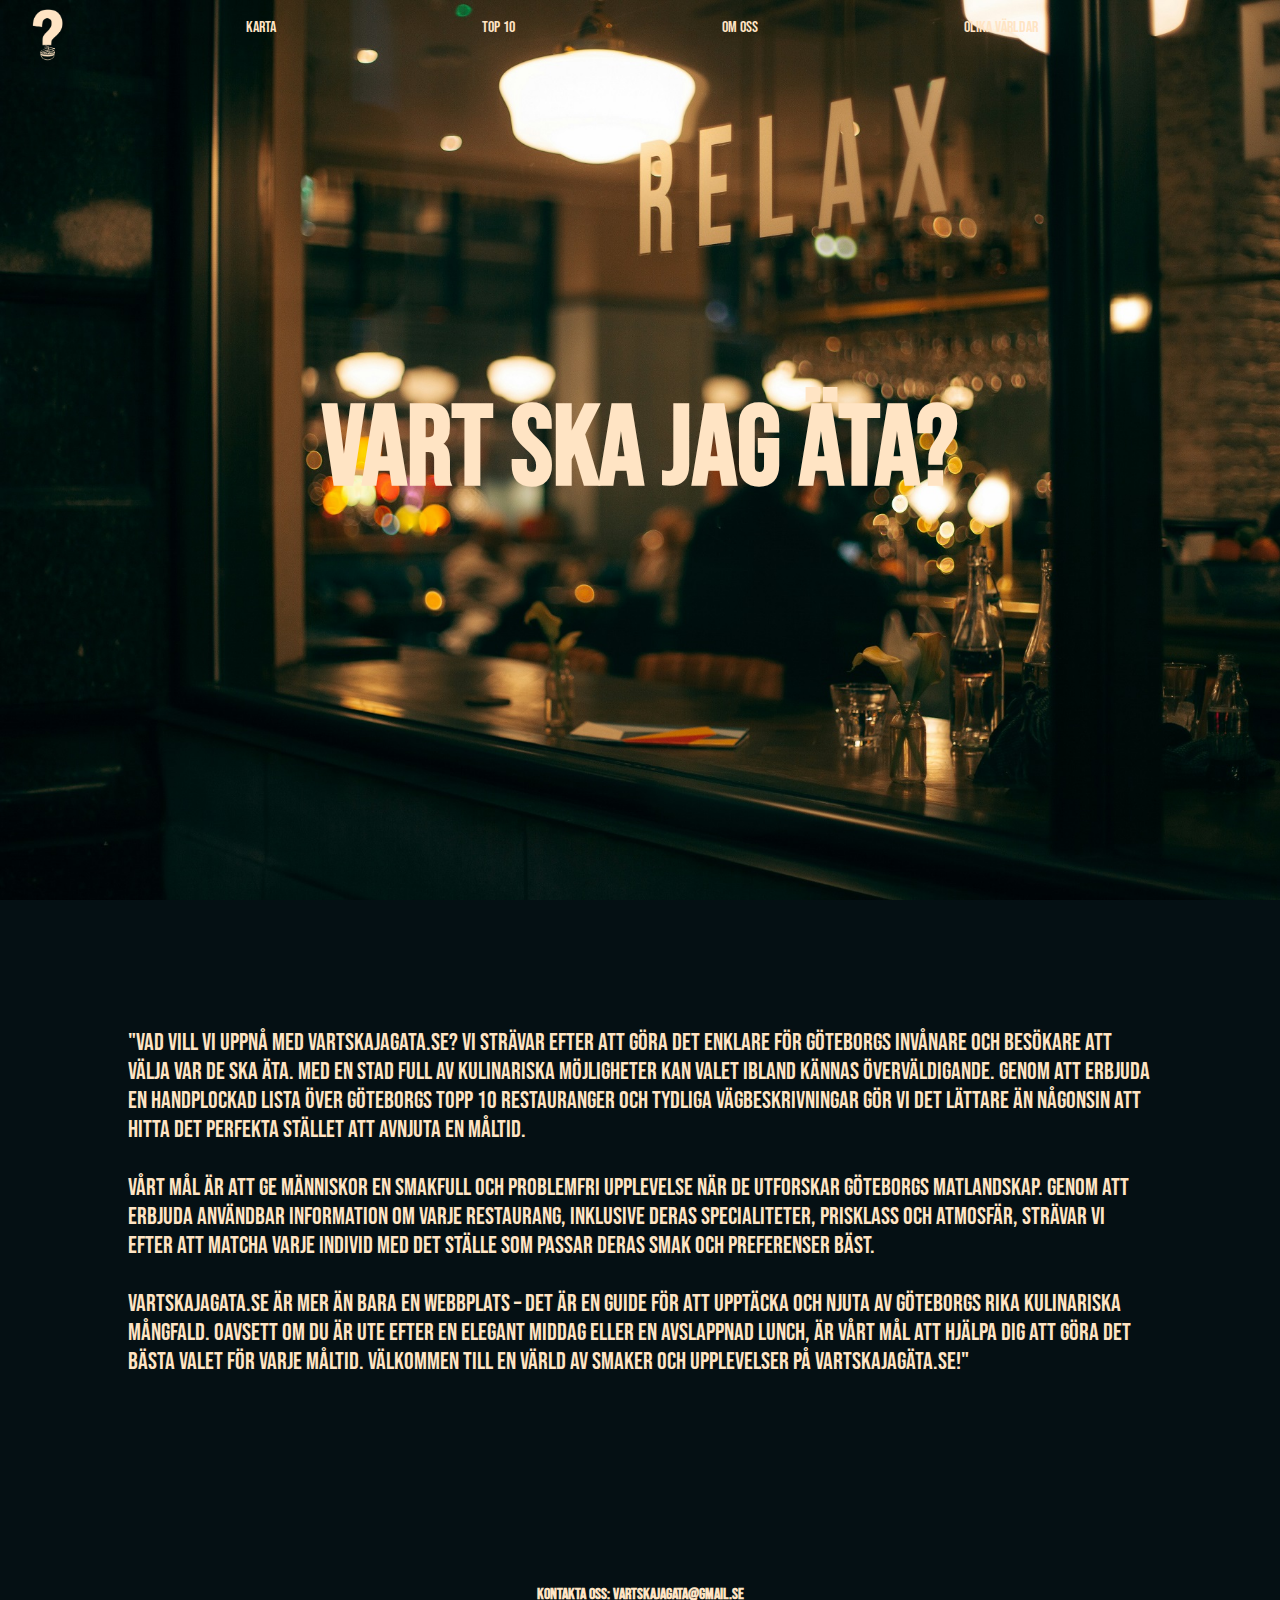
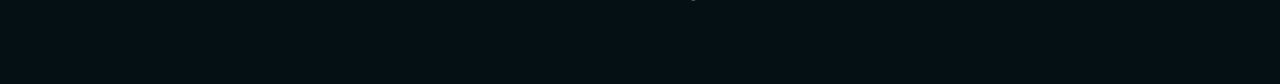
<file: index.html>
<!DOCTYPE html>
<html lang="sv">
<head>
    <meta charset="UTF-8">
    <meta name="viewport" content="width=device-width, initial-scale=1.0">
    <title>Vart_ska_jag_ata</title>
    <link rel="stylesheet" href="css/style.css">
    <script src="js/script.js" defer></script>
</head>
<body>
    <div id="HeaderWrapper">
        <nav>
            <div id="burgermenu">
                <div id="line1"></div>
                <div id="line2"></div>
                <div id="line3"></div>
            </div>
            <header><a href="index.html"><img src="img/Namnlöst-1.png" alt="company logo"></a></header>
            <ul id="link_list">
                <li><a href="sida1.html">Karta</a></li>
                <li><a href="sida2.html">Top 10</a></li>
                <li><a href="sida3.html">om oss</a></li>
                <li><a href="#">olika världar</a></li>
            </ul>
        </nav>
       
    </div>


    <div id="HomeWrapper">
        <h1>Vart ska jag äta?</h1>
       
    </div>
    <div id="HomeContent">
        <p>"Vad vill vi uppnå med vartskajagata.se? Vi strävar efter att göra det enklare för Göteborgs invånare och besökare att välja var de ska äta. Med en stad full av kulinariska möjligheter kan valet ibland kännas överväldigande. Genom att erbjuda en handplockad lista över Göteborgs topp 10 restauranger och tydliga vägbeskrivningar gör vi det lättare än någonsin att hitta det perfekta stället att avnjuta en måltid. <br><br>

        Vårt mål är att ge människor en smakfull och problemfri upplevelse när de utforskar Göteborgs matlandskap. Genom att erbjuda användbar information om varje restaurang, inklusive deras specialiteter, prisklass och atmosfär, strävar vi efter att matcha varje individ med det ställe som passar deras smak och preferenser bäst. <br><br>
        
        Vartskajagata.se är mer än bara en webbplats – det är en guide för att upptäcka och njuta av Göteborgs rika kulinariska mångfald. Oavsett om du är ute efter en elegant middag eller en avslappnad lunch, är vårt mål att hjälpa dig att göra det bästa valet för varje måltid. Välkommen till en värld av smaker och upplevelser på vartskajagäta.se!"</p>
    </div>

    <footer>
        <h2>Kontakta Oss: vartskajagata@gmail.se</h2>
    </footer>

</body>
</html>
</file>
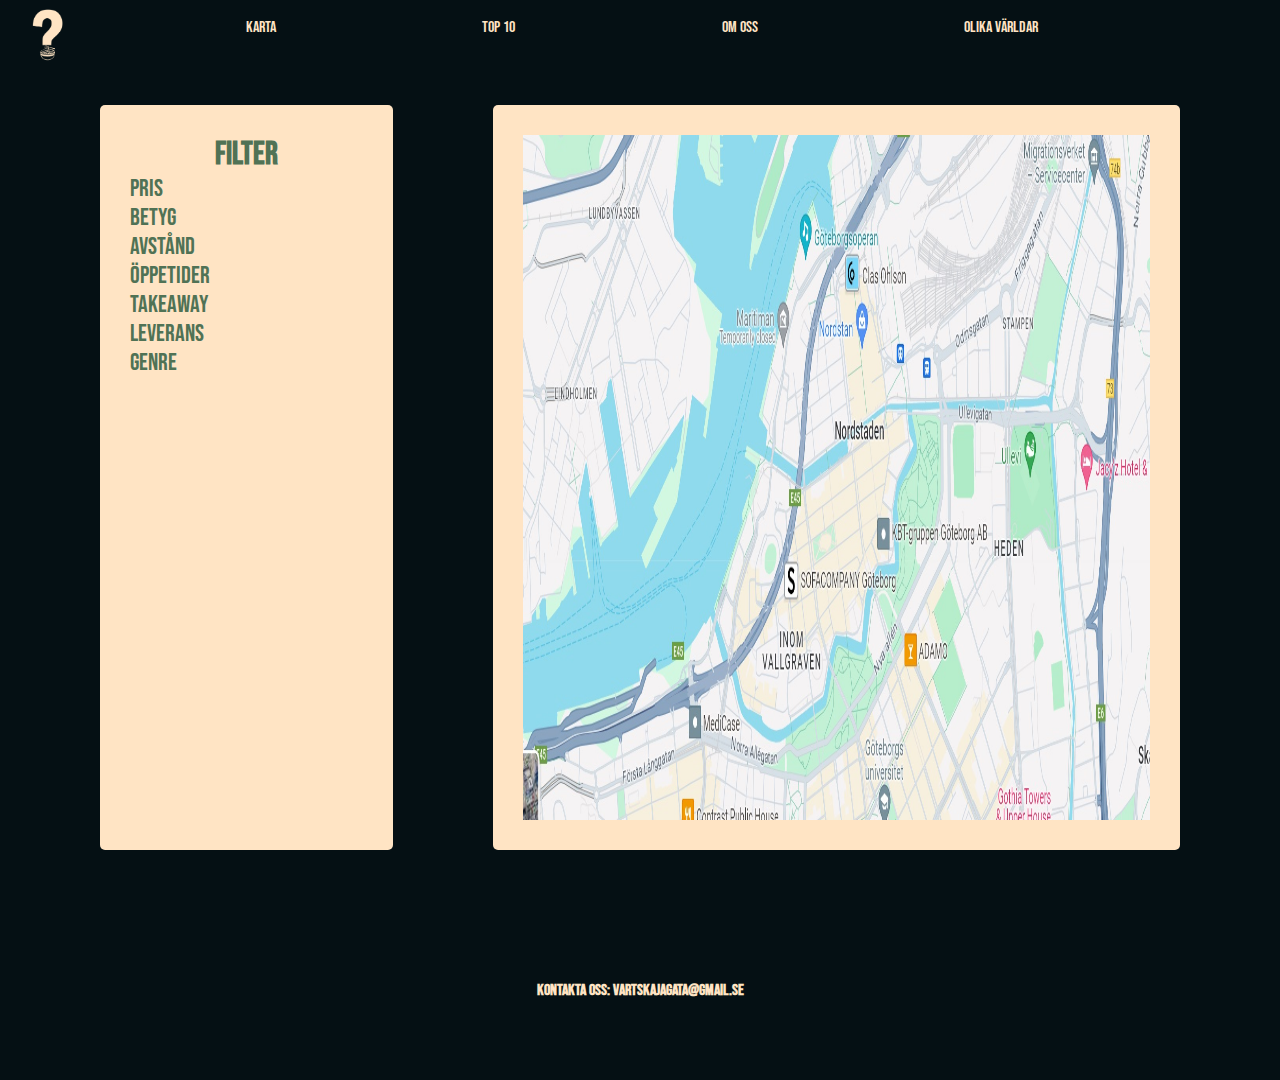
<file: sida1.html>
<!DOCTYPE html>
<html lang="sv">
<head>
    <meta charset="UTF-8">
    <meta name="viewport" content="width=device-width, initial-scale=1.0">
    <title>sida1</title>
    <link rel="stylesheet" href="css/style.css">
    <script src="js/script.js" defer></script>
</head>
<body>
    <div id="HeaderWrapper">
        <nav>
            <div id="burgermenu">
                <div id="line1"></div>
                <div id="line2"></div>
                <div id="line3"></div>
            </div>
            <header><a href="index.html"><img src="img/Namnlöst-1.png" alt="company logo"></a></header>
            <ul id="link_list">
                <li><a href="sida1.html">Karta</a></li>
                <li><a href="sida2.html">Top 10</a></li>
                <li><a href="sida3.html">om oss</a></li>
                <li><a href="#">olika världar</a></li>
            </ul>
        </nav>
       
    </div>

    <div id="KartWrapper">
        <section id="kartasection1">
            <h2>Filter</h2>
            <ul>
                <li><p>Pris</p></li>
                <li><p>Betyg</p></li>
                <li><p>Avstånd</p></li>
                <li><p>Öppetider</p></li>
                <li><p>Takeaway</p></li>
                <li><p>Leverans</p></li>
                <li><p>genre</p></li>
            </ul>
        </section>
        <section id="kartasection2">
            <img src="../img/maps.jpg" alt="">
        </section>
    </div>

    <footer>
        <h2>Kontakta Oss: vartskajagata@gmail.se</h2>
    </footer>
        

</body>
</html>
</file>
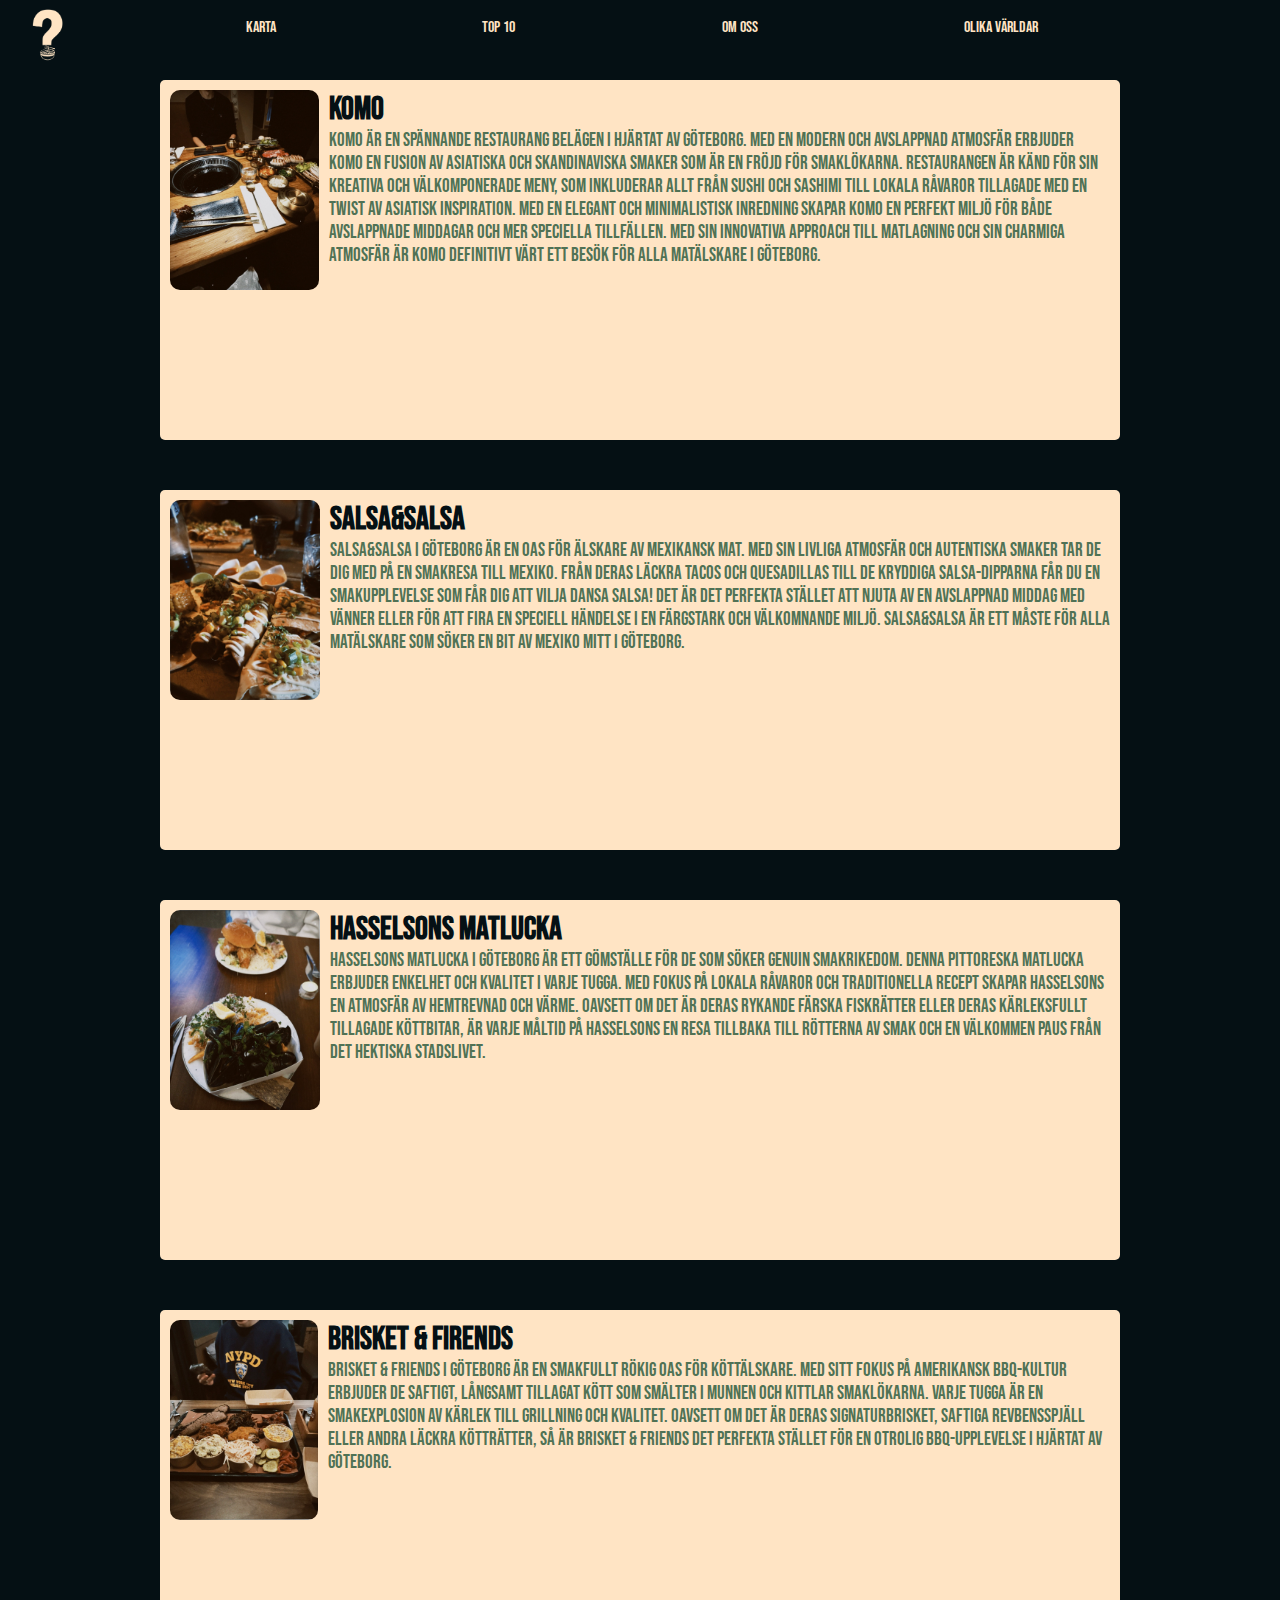
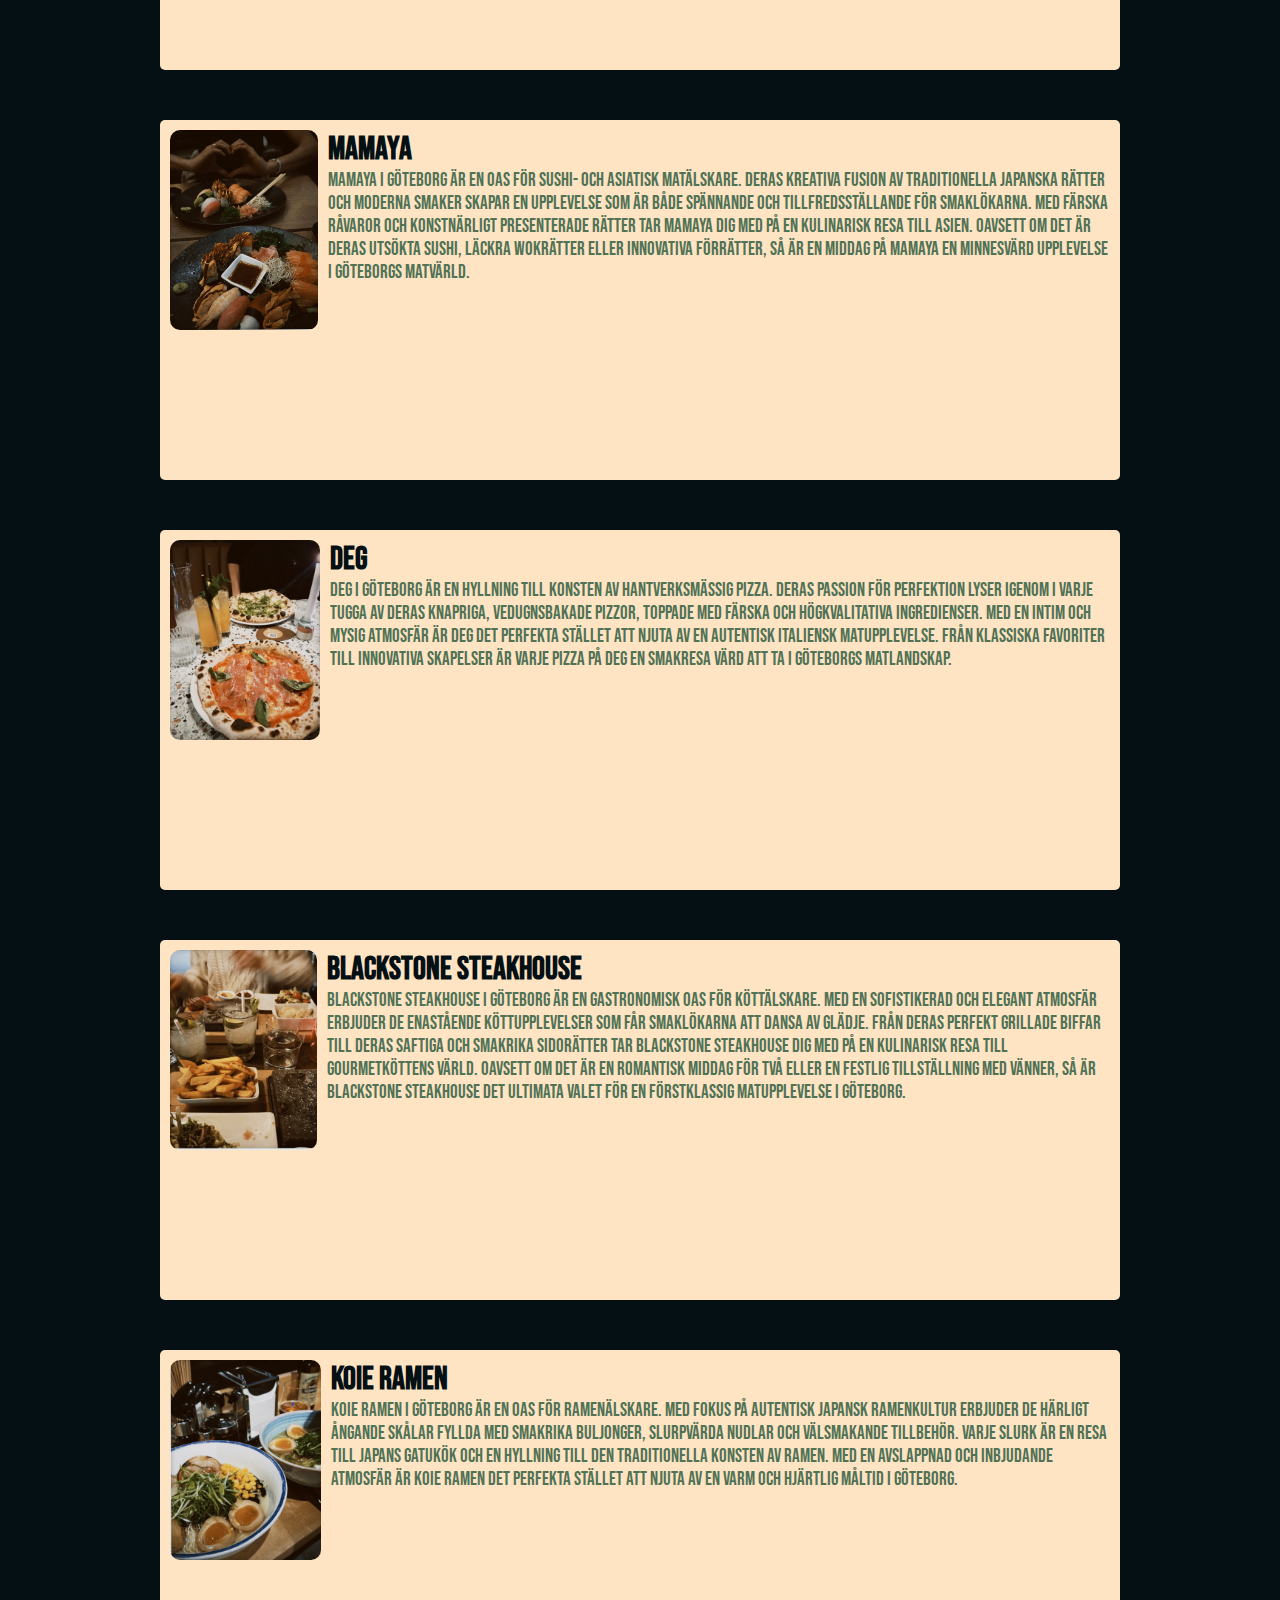
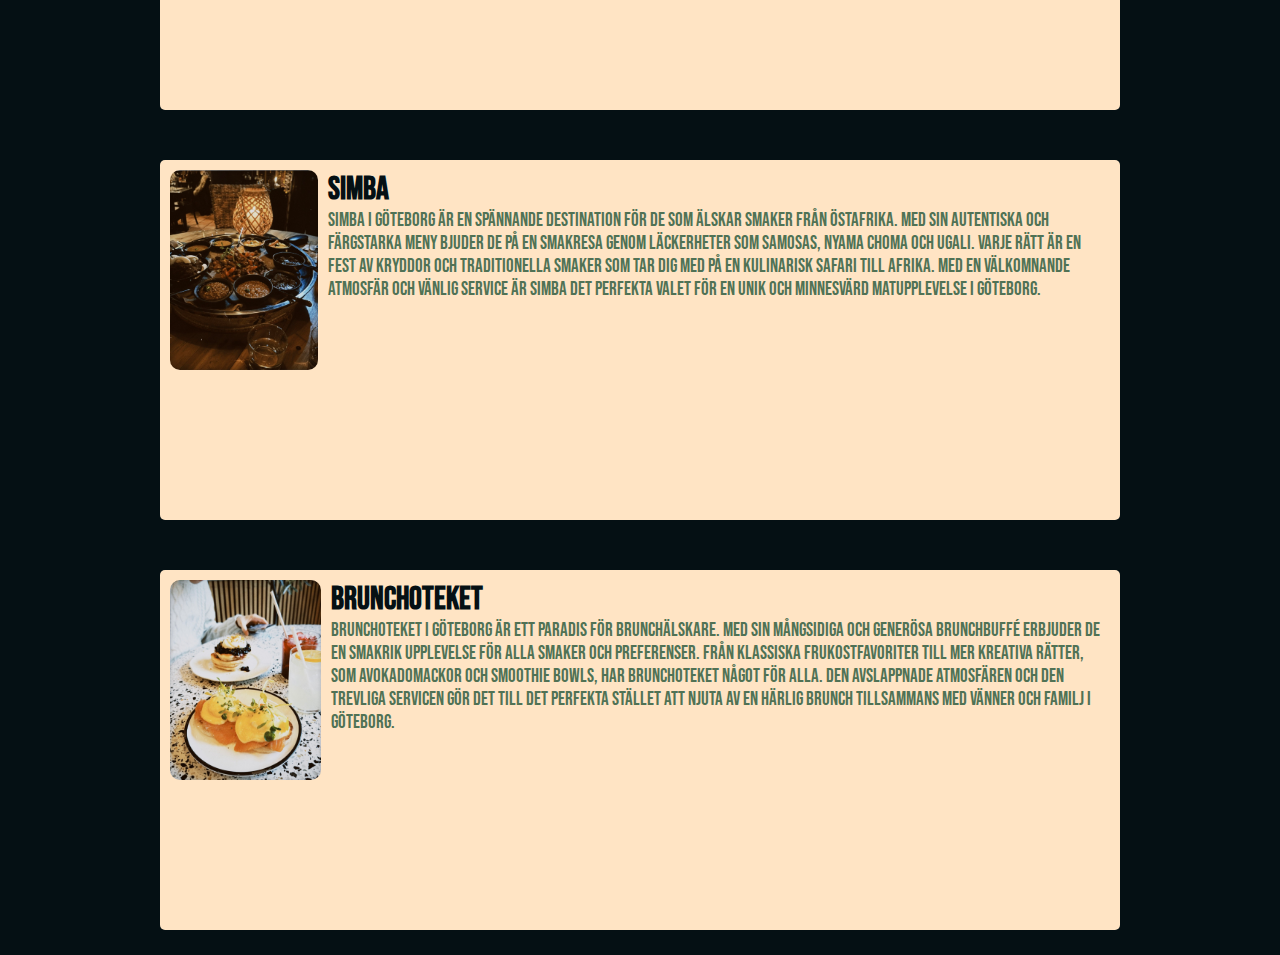
<file: sida2.html>
<!DOCTYPE html>
<html lang="sv">
<head>
    <meta charset="UTF-8">
    <meta name="viewport" content="width=device-width, initial-scale=1.0">
    <title>sida2</title>
    <link rel="stylesheet" href="css/style.css">
    <script src="js/script.js" defer></script>
</head>
<body>
    <div id="HeaderWrapper">
        <nav>
            <div id="burgermenu">
                <div id="line1"></div>
                <div id="line2"></div>
                <div id="line3"></div>
            </div>
            <header><a href="index.html"><img src="img/Namnlöst-1.png" alt="company logo"></a></header>
            <ul id="link_list">
                <li><a href="sida1.html">Karta</a></li>
                <li><a href="sida2.html">Top 10</a></li>
                <li><a href="sida3.html">om oss</a></li>
                <li><a href="#">olika världar</a></li>
            </ul>
        </nav>
       <div id="Top10Wrapper">
            <article id="Article1"><img src="img/komo.jpg" alt=""><div><h3>KOMO</h3><p>KOMO är en spännande restaurang belägen i hjärtat av Göteborg. Med en modern och avslappnad atmosfär erbjuder KOMO en fusion av asiatiska och skandinaviska smaker som är en fröjd för smaklökarna. Restaurangen är känd för sin kreativa och välkomponerade meny, som inkluderar allt från sushi och sashimi till lokala råvaror tillagade med en twist av asiatisk inspiration. Med en elegant och minimalistisk inredning skapar KOMO en perfekt miljö för både avslappnade middagar och mer speciella tillfällen. Med sin innovativa approach till matlagning och sin charmiga atmosfär är KOMO definitivt värt ett besök för alla matälskare i Göteborg.

            </p></div></article>
            <article id="Article2"><img src="img/salsa&salsa.jpg" alt=""><div><h3>Salsa&Salsa</h3><p>Salsa&Salsa i Göteborg är en oas för älskare av mexikansk mat. Med sin livliga atmosfär och autentiska smaker tar de dig med på en smakresa till Mexiko. Från deras läckra tacos och quesadillas till de kryddiga salsa-dipparna får du en smakupplevelse som får dig att vilja dansa salsa! Det är det perfekta stället att njuta av en avslappnad middag med vänner eller för att fira en speciell händelse i en färgstark och välkomnande miljö. Salsa&Salsa är ett måste för alla matälskare som söker en bit av Mexiko mitt i Göteborg.</p></div></article>

            <article id="Article3"><img src="img/matlucka.jpg" alt=""><div><h3>Hasselsons Matlucka</h3><p>
            Hasselsons Matlucka i Göteborg är ett gömställe för de som söker genuin smakrikedom. Denna pittoreska matlucka erbjuder enkelhet och kvalitet i varje tugga. Med fokus på lokala råvaror och traditionella recept skapar Hasselsons en atmosfär av hemtrevnad och värme. Oavsett om det är deras rykande färska fiskrätter eller deras kärleksfullt tillagade köttbitar, är varje måltid på Hasselsons en resa tillbaka till rötterna av smak och en välkommen paus från det hektiska stadslivet.</p></div></article>

            <article id="Article4"><img src="img/brisket.jpg" alt=""><div><h3>Brisket & Firends</h3><p>Brisket & Friends i Göteborg är en smakfullt rökig oas för köttälskare. Med sitt fokus på amerikansk BBQ-kultur erbjuder de saftigt, långsamt tillagat kött som smälter i munnen och kittlar smaklökarna. Varje tugga är en smakexplosion av kärlek till grillning och kvalitet. Oavsett om det är deras signaturbrisket, saftiga revbensspjäll eller andra läckra kötträtter, så är Brisket & Friends det perfekta stället för en otrolig BBQ-upplevelse i hjärtat av Göteborg.
            </p></div></article>

            <article id="Article5"><img src="img/mamaya.jpg" alt=""><div><h3>Mamaya</h3><p>Mamaya i Göteborg är en oas för sushi- och asiatisk matälskare. Deras kreativa fusion av traditionella japanska rätter och moderna smaker skapar en upplevelse som är både spännande och tillfredsställande för smaklökarna. Med färska råvaror och konstnärligt presenterade rätter tar Mamaya dig med på en kulinarisk resa till Asien. Oavsett om det är deras utsökta sushi, läckra wokrätter eller innovativa förrätter, så är en middag på Mamaya en minnesvärd upplevelse i Göteborgs matvärld.
            </p></div></article>

            <article id="Article6"><img src="img/deg.jpg" alt=""><div><h3>Deg</h3><p>Deg i Göteborg är en hyllning till konsten av hantverksmässig pizza. Deras passion för perfektion lyser igenom i varje tugga av deras knapriga, vedugnsbakade pizzor, toppade med färska och högkvalitativa ingredienser. Med en intim och mysig atmosfär är Deg det perfekta stället att njuta av en autentisk italiensk matupplevelse. Från klassiska favoriter till innovativa skapelser är varje pizza på Deg en smakresa värd att ta i Göteborgs matlandskap.
            </p></div></article>

            <article id="Article7"><img src="img/steak.jpg" alt=""><div><h3>Blackstone steakhouse</h3><p>Blackstone Steakhouse i Göteborg är en gastronomisk oas för köttälskare. Med en sofistikerad och elegant atmosfär erbjuder de enastående köttupplevelser som får smaklökarna att dansa av glädje. Från deras perfekt grillade biffar till deras saftiga och smakrika sidorätter tar Blackstone Steakhouse dig med på en kulinarisk resa till gourmetköttens värld. Oavsett om det är en romantisk middag för två eller en festlig tillställning med vänner, så är Blackstone Steakhouse det ultimata valet för en förstklassig matupplevelse i Göteborg.
            </p></div></article>

            <article id="Article8"><img src="img/ramen.jpg" alt=""><div><h3>Koie Ramen</h3><p>Koie Ramen i Göteborg är en oas för ramenälskare. Med fokus på autentisk japansk ramenkultur erbjuder de härligt ångande skålar fyllda med smakrika buljonger, slurpvärda nudlar och välsmakande tillbehör. Varje slurk är en resa till Japans gatukök och en hyllning till den traditionella konsten av ramen. Med en avslappnad och inbjudande atmosfär är Koie Ramen det perfekta stället att njuta av en varm och hjärtlig måltid i Göteborg.
            </p></div></article>

            <article id="Article9"><img src="img/simba.jpg" alt=""><div><h3>Simba</h3><p>Simba i Göteborg är en spännande destination för de som älskar smaker från Östafrika. Med sin autentiska och färgstarka meny bjuder de på en smakresa genom läckerheter som samosas, nyama choma och ugali. Varje rätt är en fest av kryddor och traditionella smaker som tar dig med på en kulinarisk safari till Afrika. Med en välkomnande atmosfär och vänlig service är Simba det perfekta valet för en unik och minnesvärd matupplevelse i Göteborg.
            </p></div></article>

            <article id="Article10"><img src="img/brunch.jpg" alt=""><div><h3>Brunchoteket</h3><p>Brunchoteket i Göteborg är ett paradis för brunchälskare. Med sin mångsidiga och generösa brunchbuffé erbjuder de en smakrik upplevelse för alla smaker och preferenser. Från klassiska frukostfavoriter till mer kreativa rätter, som avokadomackor och smoothie bowls, har Brunchoteket något för alla. Den avslappnade atmosfären och den trevliga servicen gör det till det perfekta stället att njuta av en härlig brunch tillsammans med vänner och familj i Göteborg.    
            </p></div></article>
        </div> 



    </div>
</body>
</html>
</file>
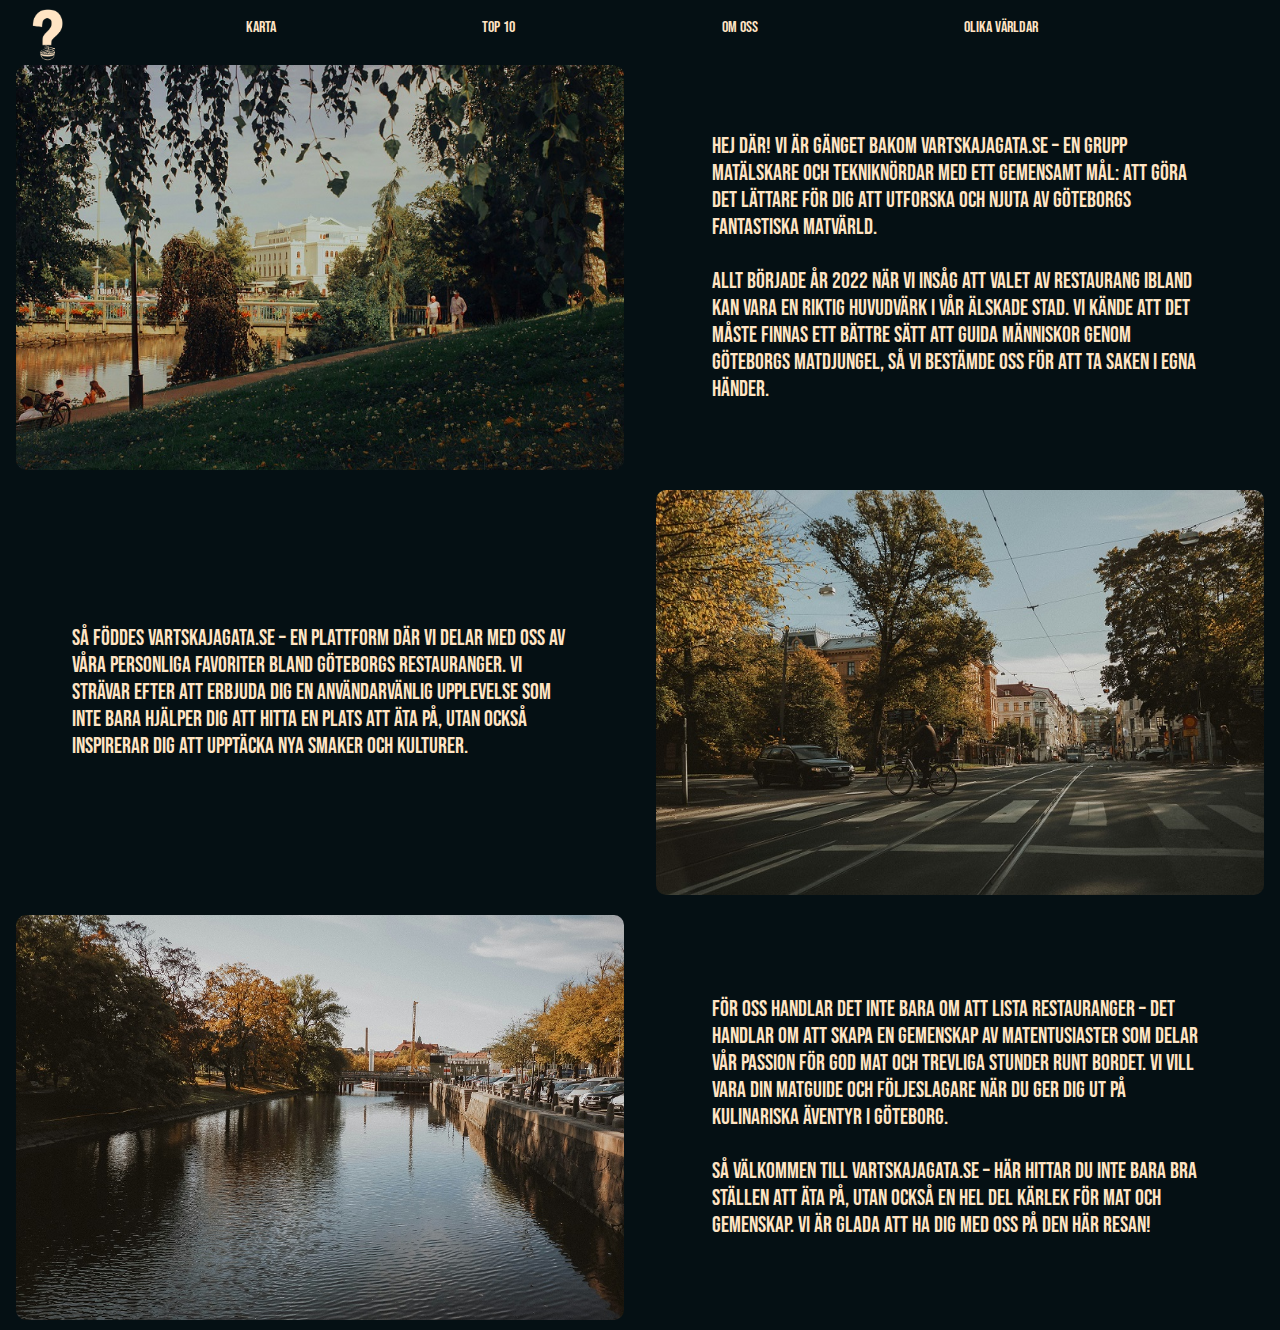
<file: sida3.html>
<!DOCTYPE html>
<html lang="sv">
<head>
    <meta charset="UTF-8">
    <meta name="viewport" content="width=device-width, initial-scale=1.0">
    <title>sida3</title>
    <link rel="stylesheet" href="css/style.css">
    <script src="js/script.js" defer></script>
</head>
<body>
    <div id="HeaderWrapper">
        <nav>
            <div id="burgermenu">
                <div id="line1"></div>
                <div id="line2"></div>
                <div id="line3"></div>
            </div>
            <header><a href="index.html"><img src="img/Namnlöst-1.png" alt="company logo"></a></header>
            <ul id="link_list">
                <li><a href="sida1.html">Karta</a></li>
                <li><a href="sida2.html">Top 10</a></li>
                <li><a href="sida3.html">om oss</a></li>
                <li><a href="#">olika världar</a></li>
            </ul>
        </nav>

        <div id="OmOssWrapper">
            <section id="section1"><img src="img/daniel-welsh-zItUNk7BMM4-unsplash.jpg" alt="picture of gothenburg"></section>
            <section id="section2"><p>Hej där! Vi är gänget bakom vartskajagata.se – en grupp matälskare och tekniknördar med ett gemensamt mål: att göra det lättare för dig att utforska och njuta av Göteborgs fantastiska matvärld. <br><br>
            
            Allt började år 2022 när vi insåg att valet av restaurang ibland kan vara en riktig huvudvärk i vår älskade stad. Vi kände att det måste finnas ett bättre sätt att guida människor genom Göteborgs matdjungel, så vi bestämde oss för att ta saken i egna händer.
            </p></section>
            
            <section id="section3"><p> Så föddes vartskajagata.se – en plattform där vi delar med oss av våra personliga favoriter bland Göteborgs restauranger. Vi strävar efter att erbjuda dig en användarvänlig upplevelse som inte bara hjälper dig att hitta en plats att äta på, utan också inspirerar dig att upptäcka nya smaker och kulturer.
            </p></section>

            <section id="section4"><img src="img/louise-krause-uO42dvjL0I0-unsplash.jpg" alt="Picture of gothenburg"></section>
            <section id="section5"><img src="img/louise-krause-f8EB-GR1y34-unsplash.jpg" alt=""></section>
            <section id="section6"><p>
            För oss handlar det inte bara om att lista restauranger – det handlar om att skapa en gemenskap av matentusiaster som delar vår passion för god mat och trevliga stunder runt bordet. Vi vill vara din matguide och följeslagare när du ger dig ut på kulinariska äventyr i Göteborg.<br><br>Så välkommen till vartskajagata.se – här hittar du inte bara bra ställen att äta på, utan också en hel del kärlek för mat och gemenskap. Vi är glada att ha dig med oss på den här resan! </p></section>
        </div>
       
    </div>

    <div id="AboutWrapper">
        <article id="article1">

        </article>
    </div>

</body>
</html>
</file>
<file: css/style.css>
@import url('https://fonts.googleapis.com/css2?family=Bebas+Neue&display=swap');

*{
    box-sizing: border-box;
    margin: 0;
    padding: 0;
}

:root{
    --theme1: #FFE4C4;
    --theme2: #916953;
    --theme3: #507255;
    --theme4: #220C10;
    --theme5: #051014;
}

/*NAV*/
/*--------------------------------------------------------------------------------------------------------*/


nav {
    background-color: rgb(0, 0, 0, 0);
    position: absolute;
    display: flex;
    justify-content: flex-start;
    align-items: flex-start;
    width: 100%;
    list-style: none;
    gap: 15px;
    padding-left: 30px;
}


header img{
    margin-top: 7px;
    height: 55px;
    width: auto;
    filter: brightness(0) saturate(100%) invert(82%) sepia(45%) saturate(274%) hue-rotate(327deg) brightness(105%) contrast(104%);
}

.active#link_list{
    left: 0;
}

#link_list{ 
    display: flex;
    width: 100%;
    padding: 0 5vw;
    margin-right: 75px;
    flex-direction: row;
    list-style: none;
    height: 55px;
    justify-content: space-around;
    align-items: center;
}

a {
    font-family: "Bebas Neue", sans-serif;
    text-decoration: none;
    color: var(--theme1);
}


/* BURGER MENU*/
/*------------------------------------------------------------------------------------------------------*/

#burgermenu{
    position: absolute;
    top: -1000vh;

    height: 64px;
    width: 64px;

    display: flex;
    flex-direction: column;
    align-items: center;
    justify-content: space-evenly;
    grid-area: bur;
}

#burgermenu > div{
    background-color: var(--theme1);
    height: 20%;
    width: 98%;
    border-radius: 20px;
    transition: all 0.3s;
}

.active #line1 {
    transform: translate(0px, 19px) rotate(45deg) ;
}

.active #line2 {
    transform: rotate(45deg);
}

.active #line3 {
    transform: translate(0px, -19px) rotate(-45deg) ;
}



/*HOME PAGE*/
/*--------------------------------------------------------------------------------------------*/

#HomeWrapper{
    width: 100%;
    height: 100vh;
    background-image: url(../img/clem-onojeghuo-zlABb6Gke24-unsplash.jpg);
    background-size: cover;
    display: flex;
    align-items: center;
    justify-content: center;

}

h1,h2,h3,h4,h5,p,a{
    color: var(--theme1);
    font-family: "Bebas Neue";
}

h1 {
    font-size: 7em;
    text-align: center;
}

h2 {
    font-size: 1em;
}

p {
    font-size: 1.5em;
}

#HomeContent{
    background-color: var(--theme5);
    display: flex;
    justify-content: center;
    align-items: center;
    padding: 10% 10%;
}

footer{
    height: 20vh;
    background-color: var(--theme5);
    display: flex;
    align-items: center;
    justify-content: center;
}

/*KARTA*/
/*--------------------------------------------------------------------------------------------*/

#KartWrapper{
    display: grid;
    grid-template-columns: 1fr 2fr;
    background-color: var(--theme5);
    height: 100vh;
    padding: 0 50px;
    padding-top: 55px;
}

#kartasection1{
    background-color: var(--theme1);
    border-radius: 5px;
    margin: 50px;
    padding: 30px;
}

#KartWrapper p{
    color: var(--theme3);
    font-size: 1.5em;
}

#KartWrapper h2{
    color: var(--theme3);   
    font-size: 2em;
    text-align: center;
}

#KartWrapper li{
    list-style: none;
}

#kartasection2{
    background-color: var(--theme1);
    border-radius: 5px;
    margin: 50px;
    display: flex;
    justify-content: center;
    align-items: center;
    padding: 30px;
}

#kartasection2 img{
    width: 100%;
    height: 100%;
}

/*TOP 10*/
/*--------------------------------------------------------------------------------------------*/
#Top10Wrapper{
    display: flex;
    justify-content: space-evenly;  
    align-items: center;
    flex-direction: column;
    background-color: var(--theme5);
    padding-top: 55px;
}

#Top10Wrapper article {
    height: 40vh;
    width: 75%;
    margin: 25px;
    display: flex;
    gap: 10px;
    border-radius: 5px;
    padding: 10px;
    background-color: var(--theme1);
}

#Top10Wrapper article div{
    display: flex;
    flex-direction: column;
}

#Top10Wrapper h3 {
    color: var(--theme5);
    font-size: 2em;
}

#Top10Wrapper p{
    color: var(--theme3);
    font-size: 1.2em;
}

#Top10Wrapper img{
    height: 200px;
    width: auto;
    border-radius: 10px;
}

/*OM OSS*/
/*--------------------------------------------------------------------------------------------*/

#OmOssWrapper {
    background-color: var(--theme5);
    width: 100%;
    height: 100%;

    display: grid;
    grid-template-columns: 1fr 1fr;
    grid-template-rows: 1fr 1fr 1fr;
    grid-template-areas:
    "se1 se2"
    "se3 se4"
    "se5 se6"
    ;

    padding-top: 55px;
}

#OmOssWrapper #section1{
    grid-area: se1;
    display: flex;
    justify-content: center;
    padding: 10px;
}

#OmOssWrapper #section2{
    grid-area: se2;
    display: flex;
    padding: 10px;
    justify-content: center;
    align-items: center;
}

#OmOssWrapper #section3{
    grid-area: se3;
    padding: 10px;
    display: flex;
    justify-content: center;
    align-items: center;

}

#OmOssWrapper #section4{
    grid-area: se4;
    display: flex;
    justify-content: center;
    padding: 10px;
}

#section5 {
    grid-area: se5;
    display: flex;
    justify-content: center;
    padding: 10px;

}

#section6 {
    grid-area: se6;
    display: flex;
    justify-content: center;
    align-items: center;
    padding: 10px;
}

#OmOssWrapper img{
    height: 45vh;
    border-radius: 10px;
}

#OmOssWrapper p {
    font-size: 1.4em;
    margin: 0 10%;
}

/* MEDIA QUERY */
/*--------------------------------------------------------------------------------------------*/

@media only screen and (max-width: 600px) {
    #link_list{
        position: absolute;
        background-color: var(--theme5);
        top: 75px;
        left: -70vw;
        height: 100vh;
        width: 70vw;
        transition: left 0.3s;
        display: flex;
        flex-direction: column;
        list-style: none;
        justify-content: flex-start;
        gap: 65px;
    }


    #burgermenu {
        position: static;
    }



    /*OM OSS*/
    /*--------------------------------------------------------------------------------------------*/

    #OmOssWrapper {
        padding-top: 75px;
        background-color: var(--theme5);
        width: 100%;
        height: 100%;
        grid-template-columns: 1fr;
        grid-template-rows: 1fr;
        grid-template-areas:
        "se1"
        "se2"
        "se4"
        "se3"
        "se5"
        "se6"
        ;
    
    }

    /*Karta*/
    /*---------------------------------------------------------------------------------*/

    #KartWrapper{
        grid-template-columns: 1fr;
        grid-template-rows: 1fr 3fr;
    }

    #kartasection1{
        display: flex;
        flex-direction: column;
    }

    #kartasection1 ul{
        display: flex;
        flex-direction: row;
        flex-wrap: wrap;
        justify-content: center;
    }

    #kartasection1 ul li{
        padding: 0px 5px;
    }

    #kartasection1 p{
        font-size: 1.4em;
    }

    #KartWrapper{
        padding: 10px;
        padding-top: 80px;
        padding-bottom: 80px;
        height: auto;
    }

    #kartasection1{
        margin: 0px;
        padding: 10px 0px;
    }

    #kartasection2{
        margin: 0px;
        margin-top: 50px;
    }
    
    /*TOP 10*/
    /*--------------------------------------------------------------------------*/
    #Top10Wrapper article{
        flex-direction: column;
        height: auto;
    }
    
    #Top10Wrapper img{
        height: auto;
        width: 100%;
    }
/*-----*/
    #OmOssWrapper #section1{
        grid-area: se1;
        display: flex;
        justify-content: center;
        padding: 10px;
    }
    
    #OmOssWrapper #section2{
        grid-area: se2;
        display: flex;
        padding: 10px;
        justify-content: center;
        align-items: center;
    }
    
    #OmOssWrapper #section3{
        grid-area: se3;
        padding: 10px;
        display: flex;
        justify-content: center;
        align-items: center;
    
    }
    
    #OmOssWrapper #section4{
        grid-area: se4;
        display: flex;
        justify-content: center;
        padding: 10px;
    }
    
    #section5 {
        grid-area: se5;
        display: flex;
        justify-content: center;
        padding: 10px;
    
    }
    
    #section6 {
        grid-area: se6;
        display: flex;
        justify-content: center;
        align-items: center;
        padding: 10px;
    }

    #OmOssWrapper img{
        height: 25vh;
        border-radius: 10px;
    }
    
    #OmOssWrapper p {
        font-size: 1em;
        margin: 0 10%;
    }

}
</file>
